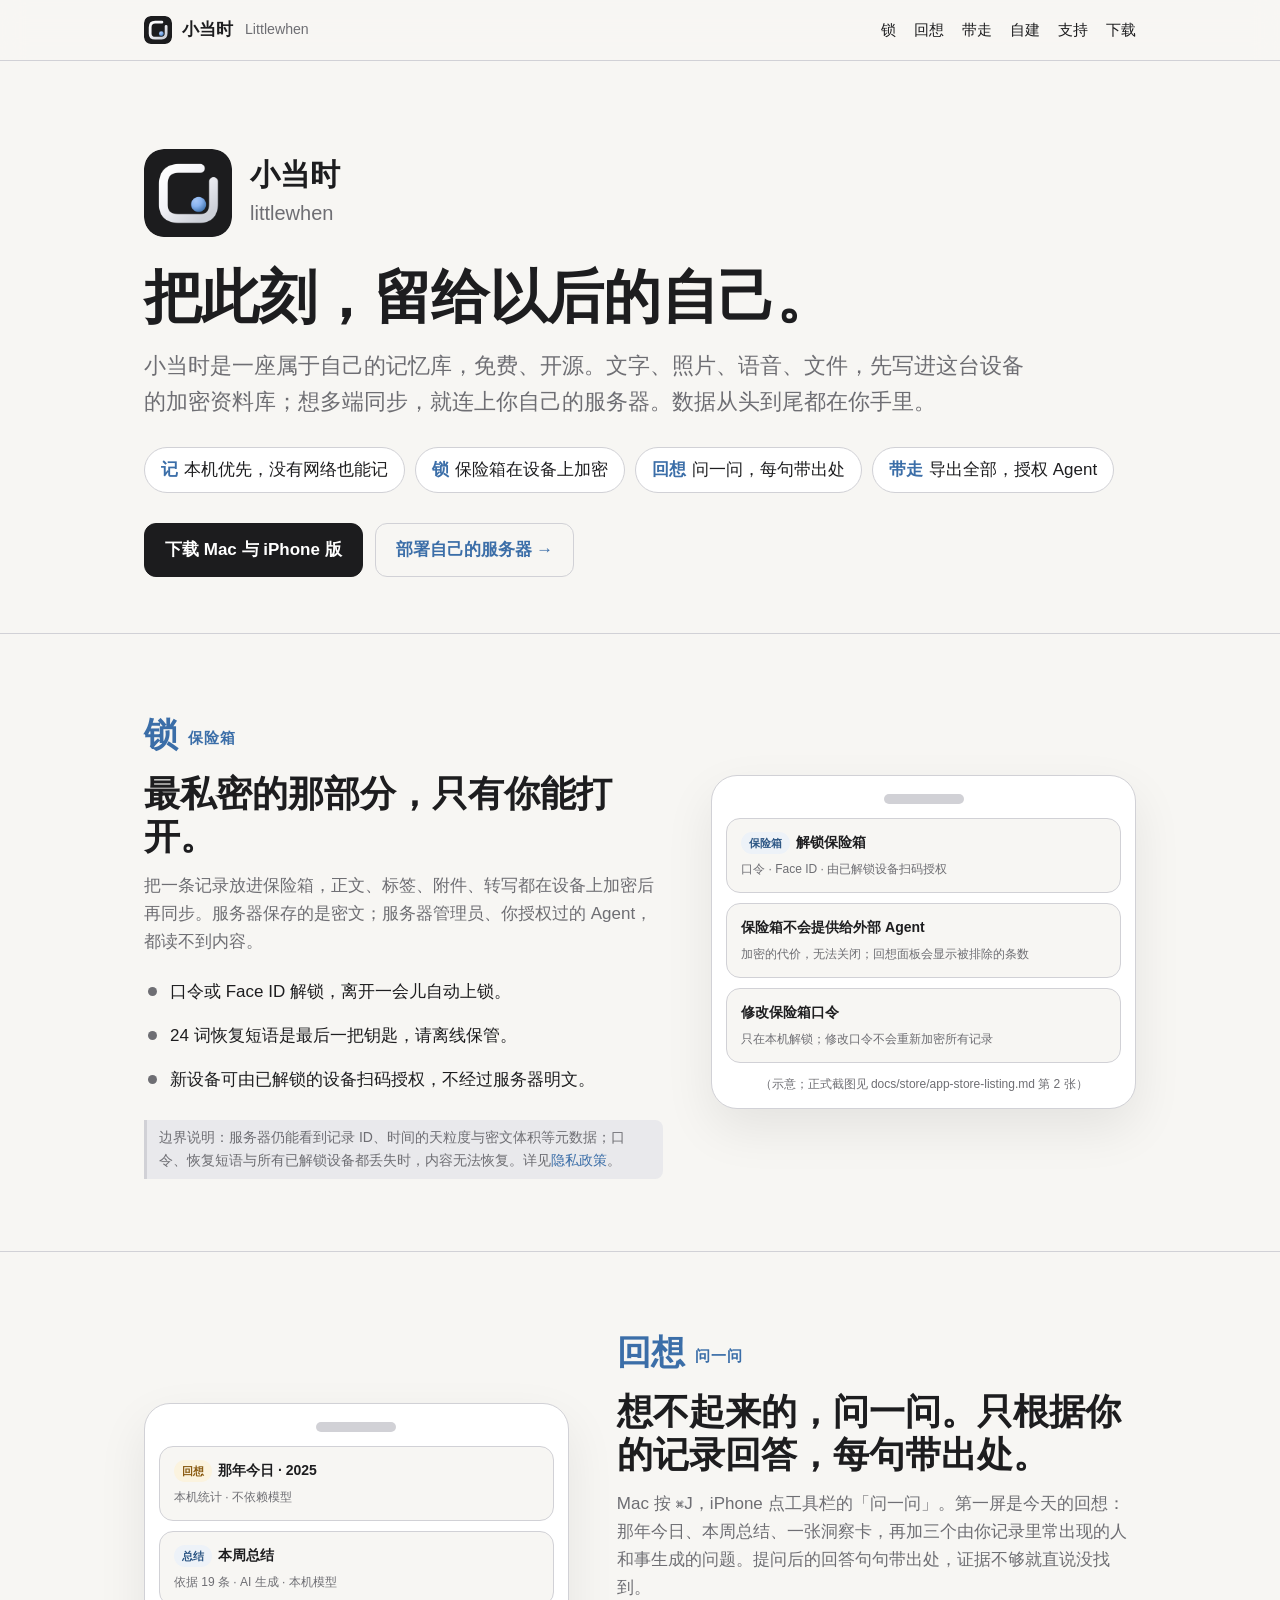
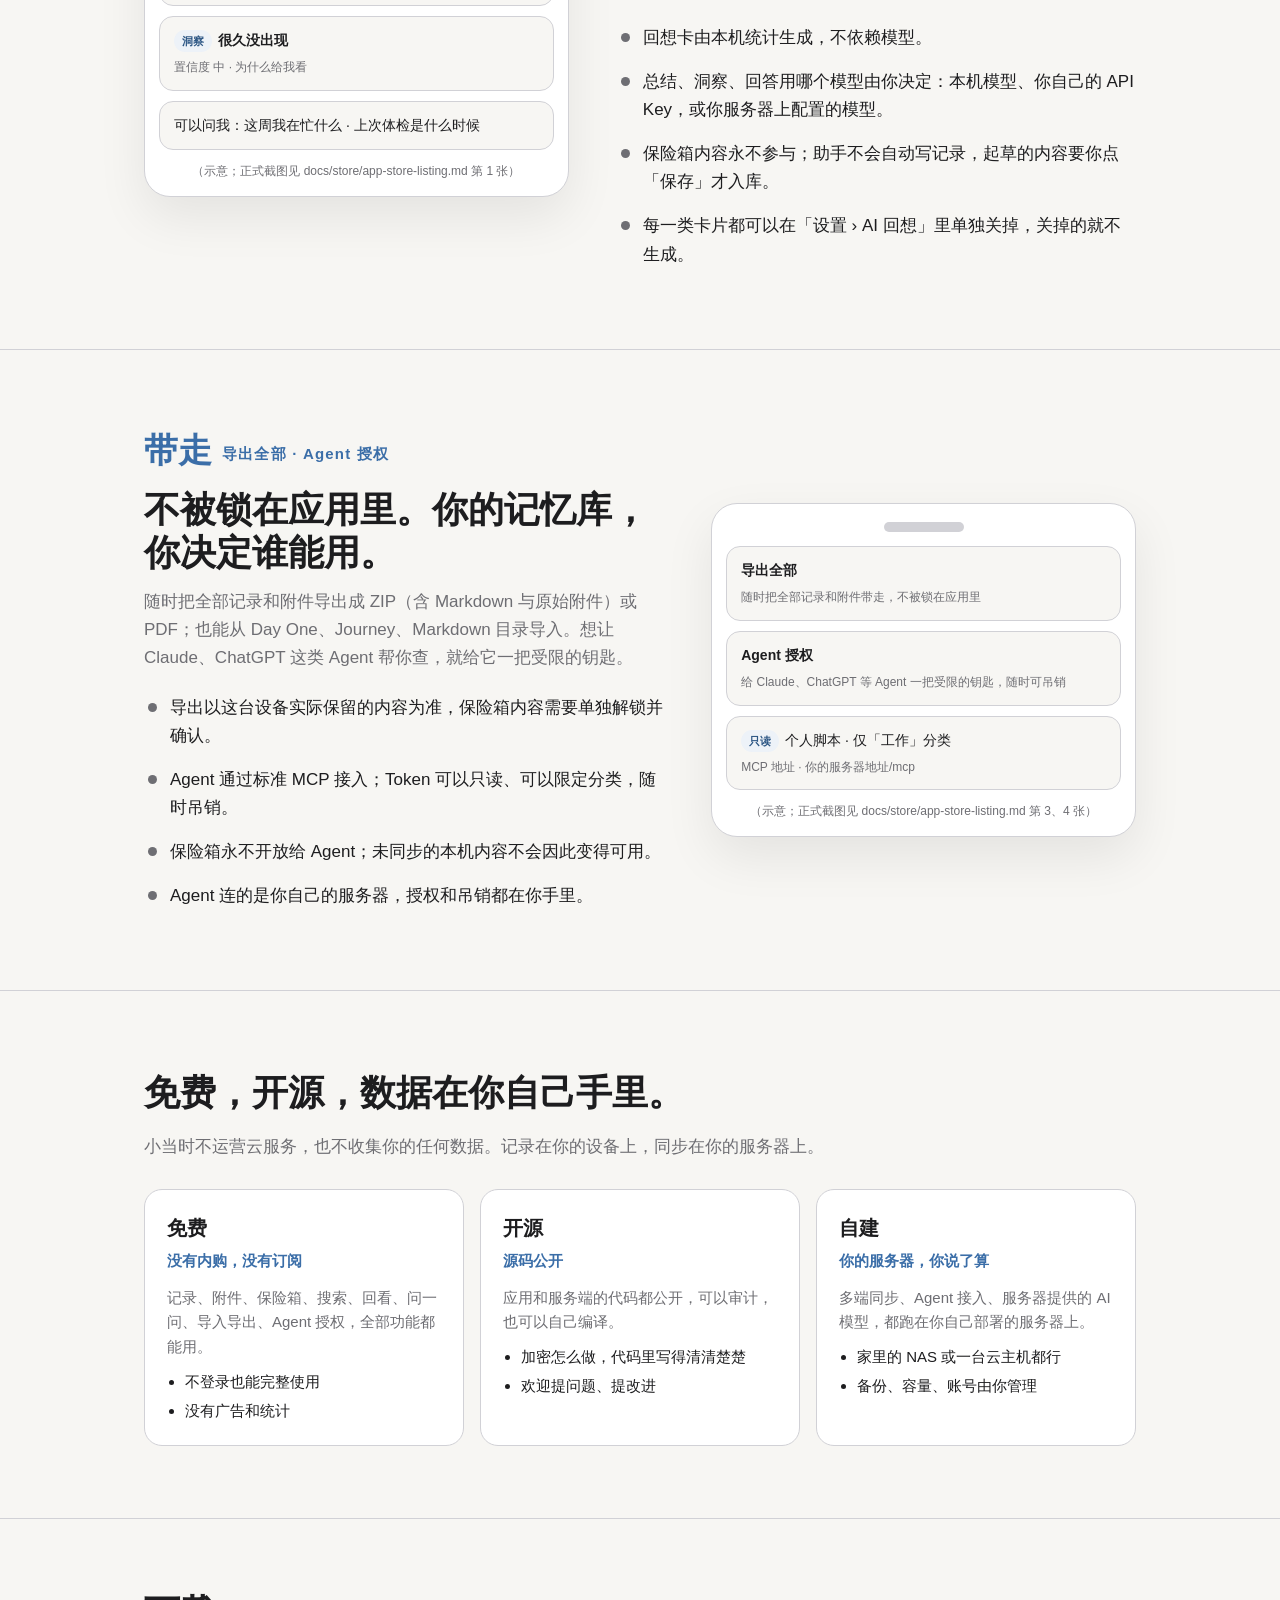
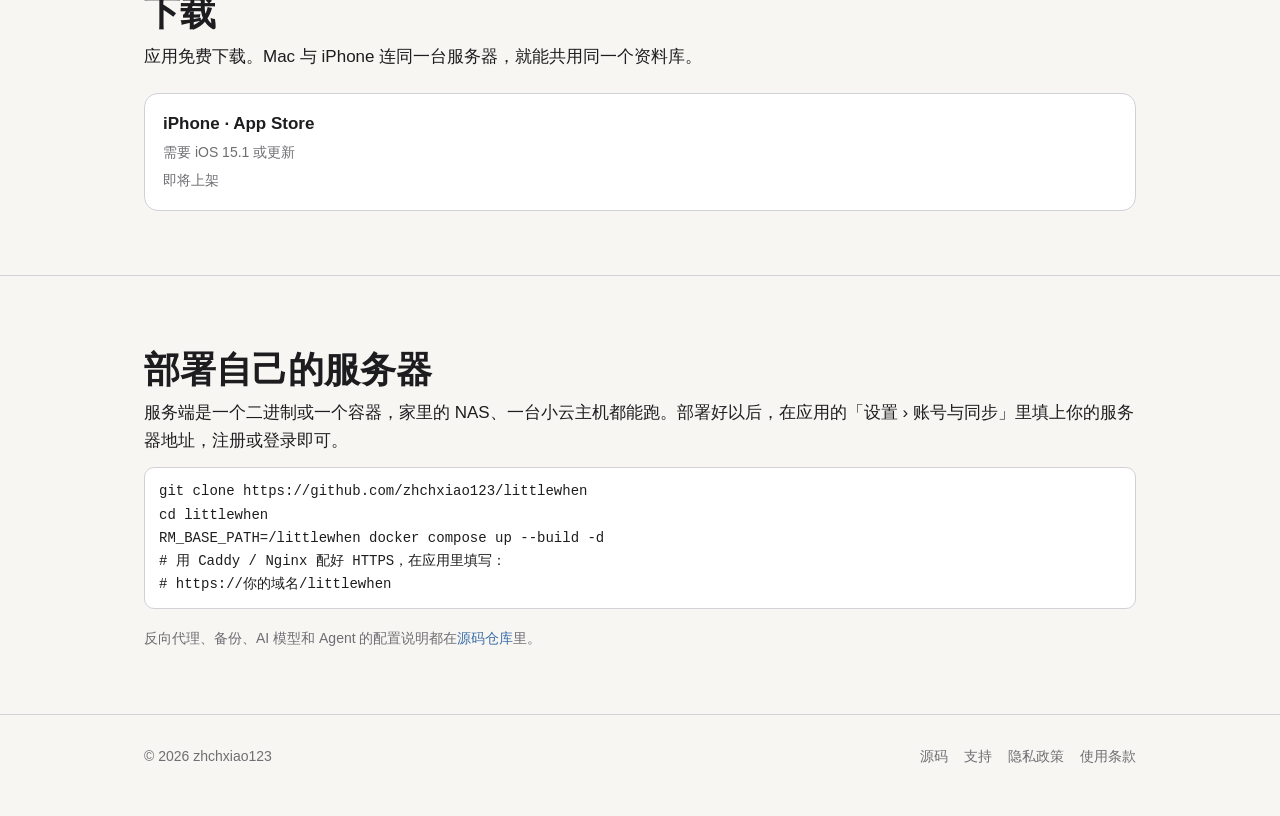
<file: index.html>
<!doctype html>
<html lang="zh-CN">
<head>
<meta charset="utf-8">
<meta name="viewport" content="width=device-width, initial-scale=1">
<title>小当时 Littlewhen · 属于自己的记忆库</title>
<meta name="description" content="小当时（Littlewhen）是一座属于自己的记忆库：免费、开源，记录先写进本机加密资料库，同步到你自己的服务器。Mac 与 iPhone。">
<link rel="icon" href="assets/littlewhen-favicon.svg" type="image/svg+xml">
<link rel="apple-touch-icon" href="assets/littlewhen-icon-180.png">
<meta property="og:title" content="小当时 Littlewhen">
<meta property="og:image" content="https://zhchxiao123.github.io/littlewhen/assets/littlewhen-og.png">
<meta name="twitter:card" content="summary_large_image">
<link rel="stylesheet" href="style.css">
</head>
<body>

<header class="top">
  <div class="wrap">
    <a class="brand" href="index.html"><img src="assets/littlewhen-favicon.svg" alt="">小当时<small>Littlewhen</small></a>
    <nav>
      <a href="#lock">锁</a>
      <a href="#recall">回想</a>
      <a href="#take">带走</a>
      <a class="optional" href="#selfhost">自建</a>
      <a class="optional" href="support.html">支持</a>
      <a href="#download">下载</a>
    </nav>
  </div>
</header>

<!-- Screen 1 · 记 -->
<section class="hero" id="write">
  <div class="wrap">
    <div class="hero-identity">
      <img src="assets/littlewhen-icon-512.png" alt="" width="88" height="88">
      <div><strong>小当时</strong><span>littlewhen</span></div>
    </div>
    <h1>把此刻，留给以后的自己。</h1>
    <p class="lede">小当时是一座属于自己的记忆库，免费、开源。文字、照片、语音、文件，先写进这台设备的加密资料库；想多端同步，就连上你自己的服务器。数据从头到尾都在你手里。</p>
    <div class="four">
      <a href="#write"><b>记</b>本机优先，没有网络也能记</a>
      <a href="#lock"><b>锁</b>保险箱在设备上加密</a>
      <a href="#recall"><b>回想</b>问一问，每句带出处</a>
      <a href="#take"><b>带走</b>导出全部，授权 Agent</a>
    </div>
    <div class="cta">
      <a class="btn primary" href="#download">下载 Mac 与 iPhone 版</a>
      <a class="btn quiet" href="#selfhost">部署自己的服务器 →</a>
    </div>
  </div>
</section>

<!-- Screen 2 · 锁 -->
<section class="screen" id="lock">
  <div class="wrap">
    <div class="copy">
      <div class="kicker"><b>锁</b>保险箱</div>
      <h2>最私密的那部分，只有你能打开。</h2>
      <p>把一条记录放进保险箱，正文、标签、附件、转写都在设备上加密后再同步。服务器保存的是密文；服务器管理员、你授权过的 Agent，都读不到内容。</p>
      <ul>
        <li>口令或 Face ID 解锁，离开一会儿自动上锁。</li>
        <li>24 词恢复短语是最后一把钥匙，请离线保管。</li>
        <li>新设备可由已解锁的设备扫码授权，不经过服务器明文。</li>
      </ul>
      <div class="boundary">边界说明：服务器仍能看到记录 ID、时间的天粒度与密文体积等元数据；口令、恢复短语与所有已解锁设备都丢失时，内容无法恢复。详见<a href="privacy.html#vault">隐私政策</a>。</div>
    </div>
    <figure class="shot" aria-label="保险箱界面示意">
      <div class="bar"></div>
      <div class="card"><span class="tag">保险箱</span><b>解锁保险箱</b><div class="src">口令 · Face ID · 由已解锁设备扫码授权</div></div>
      <div class="card"><b>保险箱不会提供给外部 Agent</b><div class="src">加密的代价，无法关闭；回想面板会显示被排除的条数</div></div>
      <div class="card"><b>修改保险箱口令</b><div class="src">只在本机解锁；修改口令不会重新加密所有记录</div></div>
      <figcaption class="note">（示意；正式截图见 docs/store/app-store-listing.md 第 2 张）</figcaption>
    </figure>
  </div>
</section>

<!-- Screen 3 · 回想 -->
<section class="screen flip" id="recall">
  <div class="wrap">
    <div class="copy">
      <div class="kicker"><b>回想</b>问一问</div>
      <h2>想不起来的，问一问。只根据你的记录回答，每句带出处。</h2>
      <p>Mac 按 ⌘J，iPhone 点工具栏的「问一问」。第一屏是今天的回想：那年今日、本周总结、一张洞察卡，再加三个由你记录里常出现的人和事生成的问题。提问后的回答句句带出处，证据不够就直说没找到。</p>
      <ul>
        <li>回想卡由本机统计生成，不依赖模型。</li>
        <li>总结、洞察、回答用哪个模型由你决定：本机模型、你自己的 API Key，或你服务器上配置的模型。</li>
        <li>保险箱内容永不参与；助手不会自动写记录，起草的内容要你点「保存」才入库。</li>
        <li>每一类卡片都可以在「设置 › AI 回想」里单独关掉，关掉的就不生成。</li>
      </ul>
    </div>
    <figure class="shot" aria-label="问一问面板示意">
      <div class="bar"></div>
      <div class="card"><span class="tag amber">回想</span><b>那年今日 · 2025</b><div class="src">本机统计 · 不依赖模型</div></div>
      <div class="card"><span class="tag">总结</span><b>本周总结</b><div class="src">依据 19 条 · AI 生成 · 本机模型</div></div>
      <div class="card"><span class="tag">洞察</span><b>很久没出现</b><div class="src">置信度 中 · 为什么给我看</div></div>
      <div class="card">可以问我：这周我在忙什么 · 上次体检是什么时候</div>
      <figcaption class="note">（示意；正式截图见 docs/store/app-store-listing.md 第 1 张）</figcaption>
    </figure>
  </div>
</section>

<!-- Screen 4 · 带走 -->
<section class="screen" id="take">
  <div class="wrap">
    <div class="copy">
      <div class="kicker"><b>带走</b>导出全部 · Agent 授权</div>
      <h2>不被锁在应用里。你的记忆库，你决定谁能用。</h2>
      <p>随时把全部记录和附件导出成 ZIP（含 Markdown 与原始附件）或 PDF；也能从 Day One、Journey、Markdown 目录导入。想让 Claude、ChatGPT 这类 Agent 帮你查，就给它一把受限的钥匙。</p>
      <ul>
        <li>导出以这台设备实际保留的内容为准，保险箱内容需要单独解锁并确认。</li>
        <li>Agent 通过标准 MCP 接入；Token 可以只读、可以限定分类，随时吊销。</li>
        <li>保险箱永不开放给 Agent；未同步的本机内容不会因此变得可用。</li>
        <li>Agent 连的是你自己的服务器，授权和吊销都在你手里。</li>
      </ul>
    </div>
    <figure class="shot" aria-label="导出与 Agent 授权示意">
      <div class="bar"></div>
      <div class="card"><b>导出全部</b><div class="src">随时把全部记录和附件带走，不被锁在应用里</div></div>
      <div class="card"><b>Agent 授权</b><div class="src">给 Claude、ChatGPT 等 Agent 一把受限的钥匙，随时可吊销</div></div>
      <div class="card"><span class="tag">只读</span>个人脚本 · 仅「工作」分类<div class="src">MCP 地址 · 你的服务器地址/mcp</div></div>
      <figcaption class="note">（示意；正式截图见 docs/store/app-store-listing.md 第 3、4 张）</figcaption>
    </figure>
  </div>
</section>

<!-- 免费 · 开源 -->
<section class="plans" id="free">
  <div class="wrap">
    <h2>免费，开源，数据在你自己手里。</h2>
    <p class="intro">小当时不运营云服务，也不收集你的任何数据。记录在你的设备上，同步在你的服务器上。</p>
    <div class="tiers">
      <article class="tier">
        <h3>免费</h3>
        <div class="how">没有内购，没有订阅</div>
        <p>记录、附件、保险箱、搜索、回看、问一问、导入导出、Agent 授权，全部功能都能用。</p>
        <ul><li>不登录也能完整使用</li><li>没有广告和统计</li></ul>
      </article>
      <article class="tier">
        <h3>开源</h3>
        <div class="how">源码公开</div>
        <p>应用和服务端的代码都公开，可以审计，也可以自己编译。</p>
        <ul><li>加密怎么做，代码里写得清清楚楚</li><li>欢迎提问题、提改进</li></ul>
      </article>
      <article class="tier">
        <h3>自建</h3>
        <div class="how">你的服务器，你说了算</div>
        <p>多端同步、Agent 接入、服务器提供的 AI 模型，都跑在你自己部署的服务器上。</p>
        <ul><li>家里的 NAS 或一台云主机都行</li><li>备份、容量、账号由你管理</li></ul>
      </article>
    </div>
  </div>
</section>

<!-- 下载 -->
<section class="download" id="download">
  <div class="wrap">
    <h2>下载</h2>
    <p class="intro">应用免费下载。Mac 与 iPhone 连同一台服务器，就能共用同一个资料库。</p>
    <div class="stores">
      <div class="store"><b>iPhone · App Store</b><span>需要 iOS 15.1 或更新</span><br><span>即将上架</span></div>
    </div>
  </div>
</section>

<section class="selfhost" id="selfhost">
  <div class="wrap">
    <h2>部署自己的服务器</h2>
    <p class="intro">服务端是一个二进制或一个容器，家里的 NAS、一台小云主机都能跑。部署好以后，在应用的「设置 › 账号与同步」里填上你的服务器地址，注册或登录即可。</p>
    <pre>git clone https://github.com/zhchxiao123/littlewhen
cd littlewhen
RM_BASE_PATH=/littlewhen docker compose up --build -d
# 用 Caddy / Nginx 配好 HTTPS，在应用里填写：
# https://你的域名/littlewhen</pre>
    <p class="fineprint">反向代理、备份、AI 模型和 Agent 的配置说明都在<a href="https://github.com/zhchxiao123/littlewhen">源码仓库</a>里。</p>
  </div>
</section>

<footer>
  <div class="wrap">
    <span>© 2026 zhchxiao123</span>
    <nav>
      <a href="https://github.com/zhchxiao123/littlewhen">源码</a>
      <a href="support.html">支持</a>
      <a href="privacy.html">隐私政策</a>
      <a href="terms.html">使用条款</a>
    </nav>
  </div>
</footer>

</body>
</html>
</file>
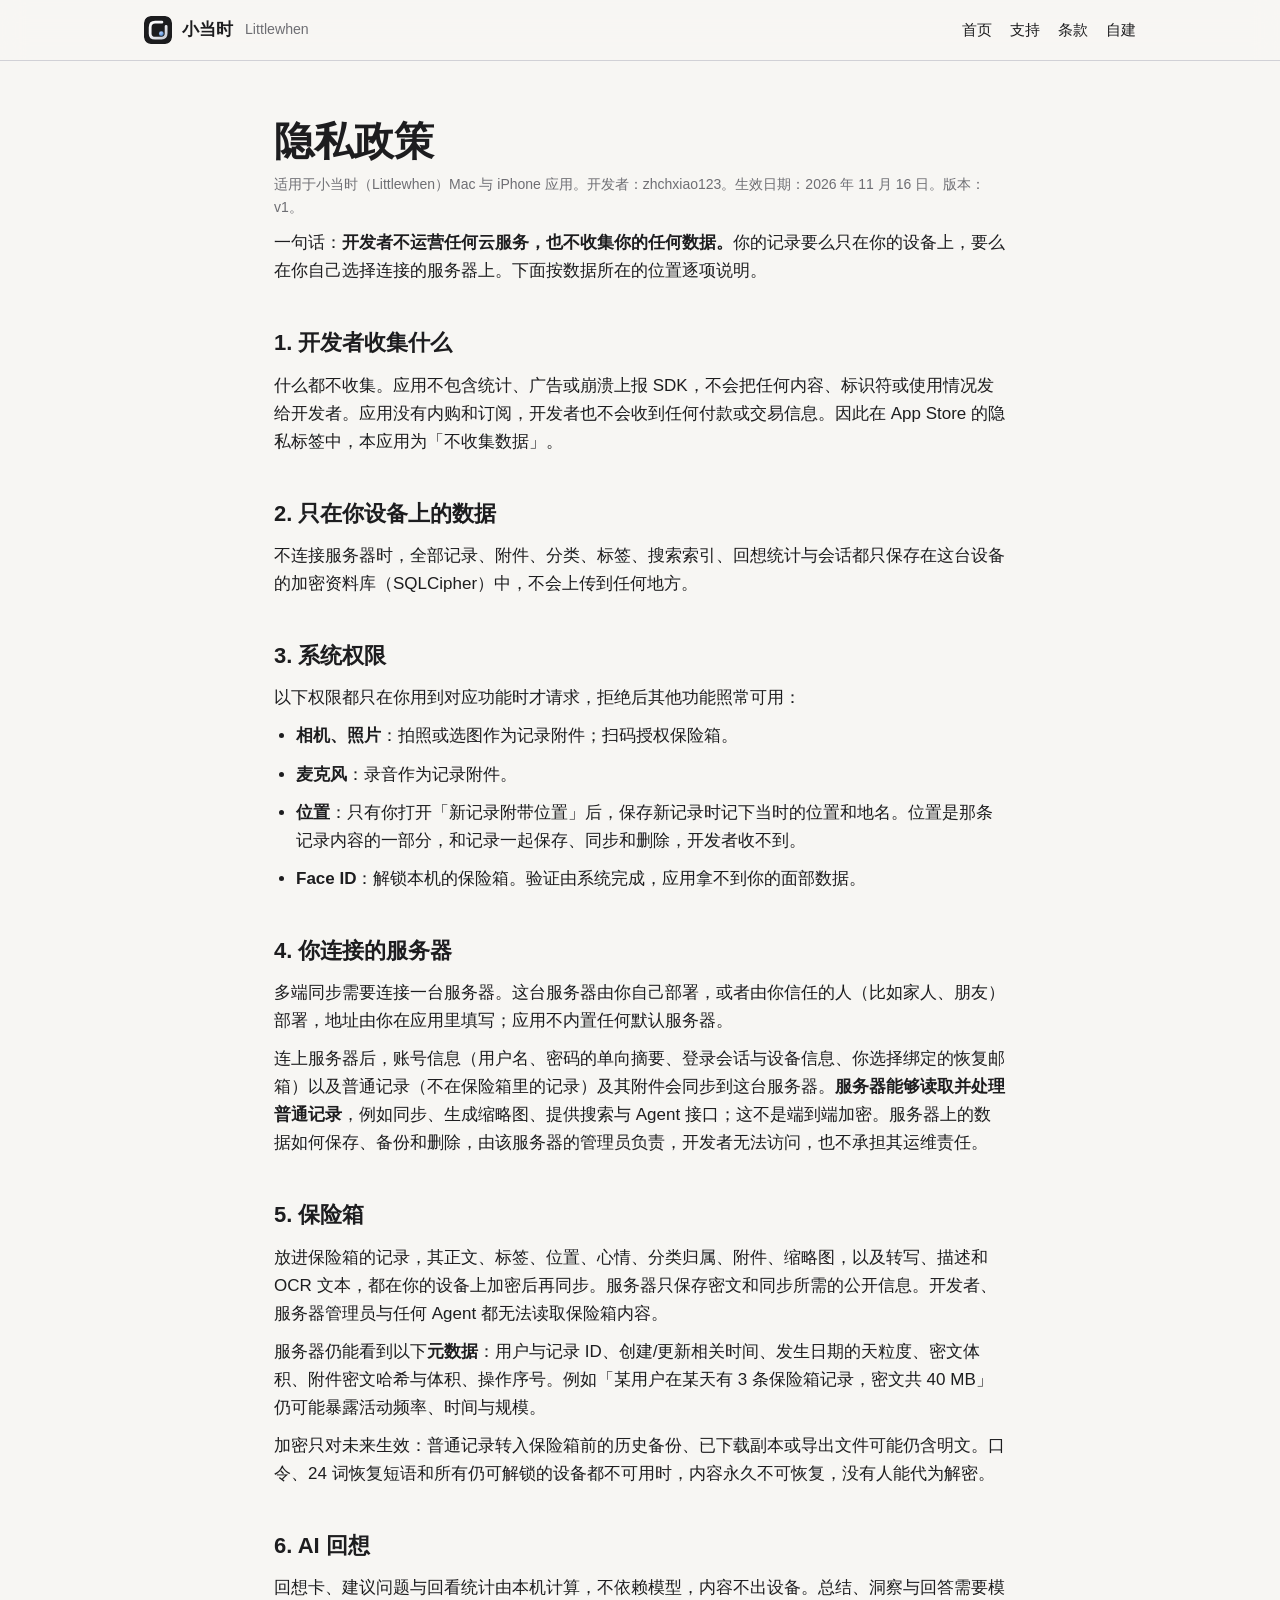
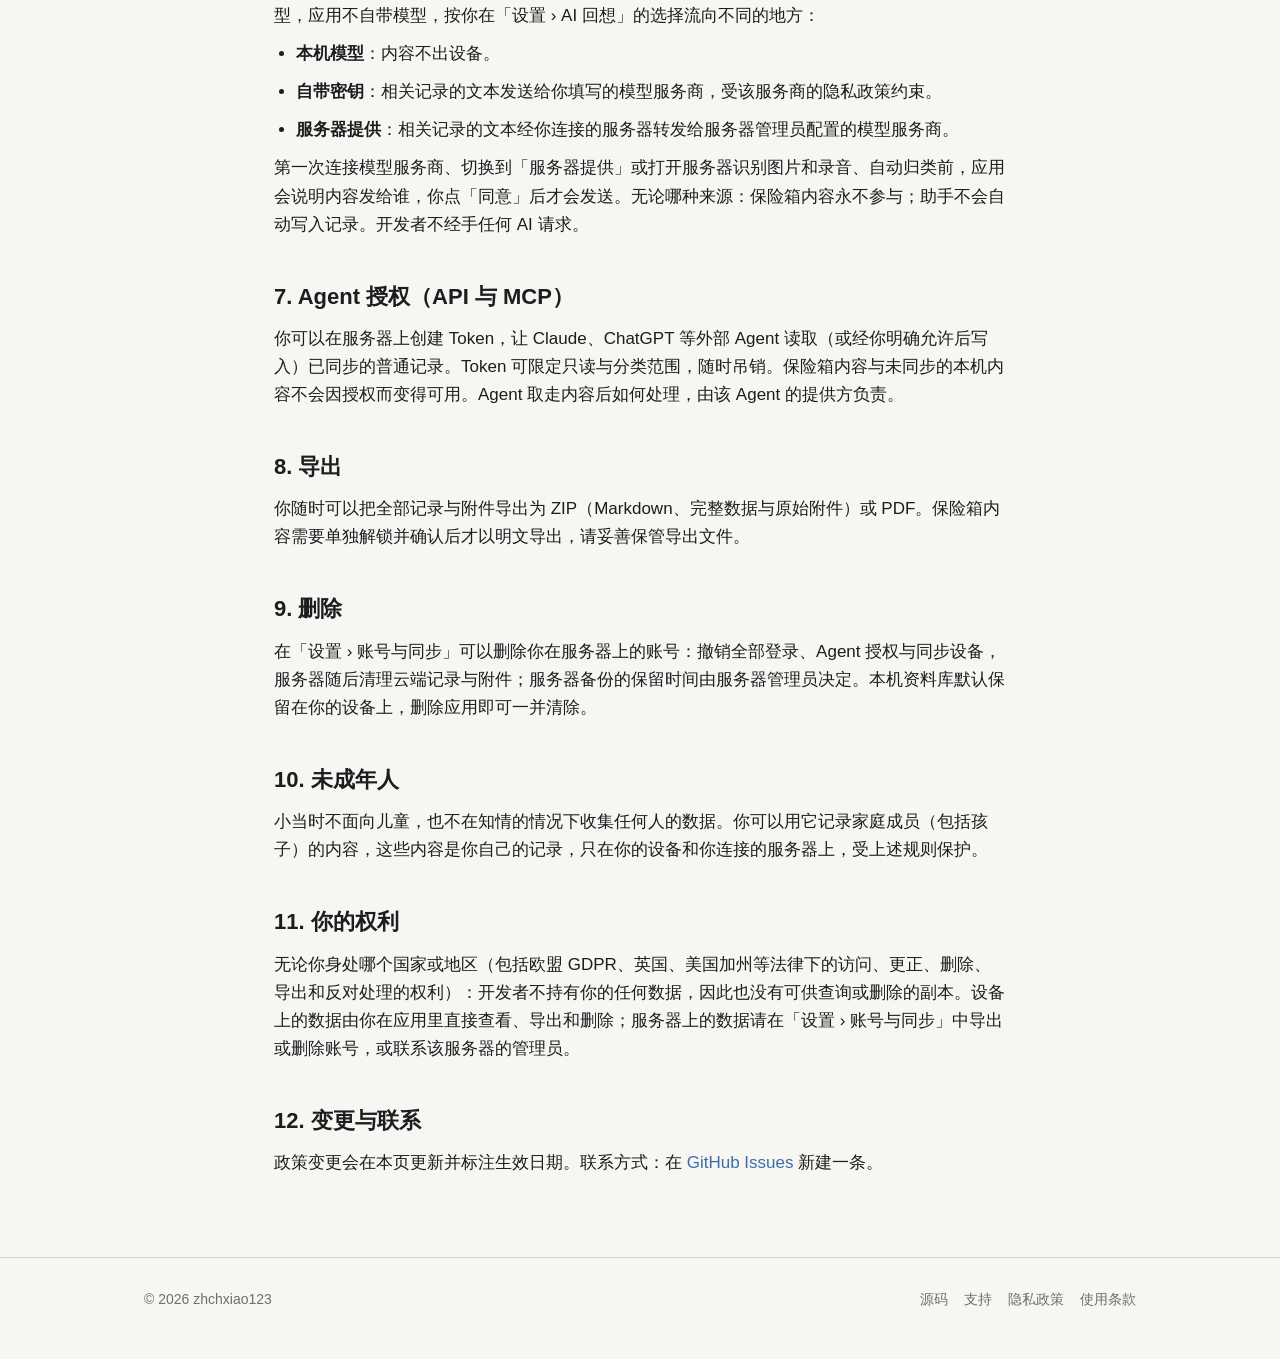
<file: privacy.html>
<!doctype html>
<html lang="zh-CN">
<head>
<meta charset="utf-8">
<meta name="viewport" content="width=device-width, initial-scale=1">
<title>隐私政策 · 小当时 Littlewhen</title>
<meta name="description" content="小当时不收集你的数据：记录在你的设备和你自己的服务器上。保险箱的边界、AI 与 Agent 的数据流向，以及导出与删除。">
<link rel="icon" href="assets/littlewhen-favicon.svg" type="image/svg+xml">
<link rel="apple-touch-icon" href="assets/littlewhen-icon-180.png">
<meta property="og:title" content="小当时 Littlewhen">
<meta property="og:image" content="https://zhchxiao123.github.io/littlewhen/assets/littlewhen-og.png">
<meta name="twitter:card" content="summary_large_image">
<link rel="stylesheet" href="style.css">
</head>
<body>
<header class="top">
  <div class="wrap">
    <a class="brand" href="index.html"><img src="assets/littlewhen-favicon.svg" alt="">小当时<small>Littlewhen</small></a>
    <nav><a href="index.html">首页</a><a href="support.html">支持</a><a href="terms.html" class="optional">条款</a><a href="index.html#selfhost" class="optional">自建</a></nav>
  </div>
</header>

<main class="doc">
  <div class="wrap">
    <h1>隐私政策</h1>
    <p class="meta">适用于小当时（Littlewhen）Mac 与 iPhone 应用。开发者：zhchxiao123。生效日期：2026 年 11 月 16 日。版本：v1。</p>

    <p>一句话：<b>开发者不运营任何云服务，也不收集你的任何数据。</b>你的记录要么只在你的设备上，要么在你自己选择连接的服务器上。下面按数据所在的位置逐项说明。</p>

    <h2 id="developer">1. 开发者收集什么</h2>
    <p>什么都不收集。应用不包含统计、广告或崩溃上报 SDK，不会把任何内容、标识符或使用情况发给开发者。应用没有内购和订阅，开发者也不会收到任何付款或交易信息。因此在 App Store 的隐私标签中，本应用为「不收集数据」。</p>

    <h2 id="local">2. 只在你设备上的数据</h2>
    <p>不连接服务器时，全部记录、附件、分类、标签、搜索索引、回想统计与会话都只保存在这台设备的加密资料库（SQLCipher）中，不会上传到任何地方。</p>

    <h2 id="permissions">3. 系统权限</h2>
    <p>以下权限都只在你用到对应功能时才请求，拒绝后其他功能照常可用：</p>
    <ul>
      <li><b>相机、照片</b>：拍照或选图作为记录附件；扫码授权保险箱。</li>
      <li><b>麦克风</b>：录音作为记录附件。</li>
      <li><b>位置</b>：只有你打开「新记录附带位置」后，保存新记录时记下当时的位置和地名。位置是那条记录内容的一部分，和记录一起保存、同步和删除，开发者收不到。</li>
      <li><b>Face ID</b>：解锁本机的保险箱。验证由系统完成，应用拿不到你的面部数据。</li>
    </ul>

    <h2 id="server">4. 你连接的服务器</h2>
    <p>多端同步需要连接一台服务器。这台服务器由你自己部署，或者由你信任的人（比如家人、朋友）部署，地址由你在应用里填写；应用不内置任何默认服务器。</p>
    <p>连上服务器后，账号信息（用户名、密码的单向摘要、登录会话与设备信息、你选择绑定的恢复邮箱）以及普通记录（不在保险箱里的记录）及其附件会同步到这台服务器。<b>服务器能够读取并处理普通记录</b>，例如同步、生成缩略图、提供搜索与 Agent 接口；这不是端到端加密。服务器上的数据如何保存、备份和删除，由该服务器的管理员负责，开发者无法访问，也不承担其运维责任。</p>

    <h2 id="vault">5. 保险箱</h2>
    <p>放进保险箱的记录，其正文、标签、位置、心情、分类归属、附件、缩略图，以及转写、描述和 OCR 文本，都在你的设备上加密后再同步。服务器只保存密文和同步所需的公开信息。开发者、服务器管理员与任何 Agent 都无法读取保险箱内容。</p>
    <p>服务器仍能看到以下<b>元数据</b>：用户与记录 ID、创建/更新相关时间、发生日期的天粒度、密文体积、附件密文哈希与体积、操作序号。例如「某用户在某天有 3 条保险箱记录，密文共 40 MB」仍可能暴露活动频率、时间与规模。</p>
    <p>加密只对未来生效：普通记录转入保险箱前的历史备份、已下载副本或导出文件可能仍含明文。口令、24 词恢复短语和所有仍可解锁的设备都不可用时，内容永久不可恢复，没有人能代为解密。</p>

    <h2 id="ai">6. AI 回想</h2>
    <p>回想卡、建议问题与回看统计由本机计算，不依赖模型，内容不出设备。总结、洞察与回答需要模型，应用不自带模型，按你在「设置 › AI 回想」的选择流向不同的地方：</p>
    <ul>
      <li><b>本机模型</b>：内容不出设备。</li>
      <li><b>自带密钥</b>：相关记录的文本发送给你填写的模型服务商，受该服务商的隐私政策约束。</li>
      <li><b>服务器提供</b>：相关记录的文本经你连接的服务器转发给服务器管理员配置的模型服务商。</li>
    </ul>
    <p>第一次连接模型服务商、切换到「服务器提供」或打开服务器识别图片和录音、自动归类前，应用会说明内容发给谁，你点「同意」后才会发送。无论哪种来源：保险箱内容永不参与；助手不会自动写入记录。开发者不经手任何 AI 请求。</p>

    <h2 id="agent">7. Agent 授权（API 与 MCP）</h2>
    <p>你可以在服务器上创建 Token，让 Claude、ChatGPT 等外部 Agent 读取（或经你明确允许后写入）已同步的普通记录。Token 可限定只读与分类范围，随时吊销。保险箱内容与未同步的本机内容不会因授权而变得可用。Agent 取走内容后如何处理，由该 Agent 的提供方负责。</p>

    <h2 id="export">8. 导出</h2>
    <p>你随时可以把全部记录与附件导出为 ZIP（Markdown、完整数据与原始附件）或 PDF。保险箱内容需要单独解锁并确认后才以明文导出，请妥善保管导出文件。</p>

    <h2 id="delete">9. 删除</h2>
    <p>在「设置 › 账号与同步」可以删除你在服务器上的账号：撤销全部登录、Agent 授权与同步设备，服务器随后清理云端记录与附件；服务器备份的保留时间由服务器管理员决定。本机资料库默认保留在你的设备上，删除应用即可一并清除。</p>

    <h2 id="children">10. 未成年人</h2>
    <p>小当时不面向儿童，也不在知情的情况下收集任何人的数据。你可以用它记录家庭成员（包括孩子）的内容，这些内容是你自己的记录，只在你的设备和你连接的服务器上，受上述规则保护。</p>

    <h2 id="rights">11. 你的权利</h2>
    <p>无论你身处哪个国家或地区（包括欧盟 GDPR、英国、美国加州等法律下的访问、更正、删除、导出和反对处理的权利）：开发者不持有你的任何数据，因此也没有可供查询或删除的副本。设备上的数据由你在应用里直接查看、导出和删除；服务器上的数据请在「设置 › 账号与同步」中导出或删除账号，或联系该服务器的管理员。</p>

    <h2 id="changes">12. 变更与联系</h2>
    <p>政策变更会在本页更新并标注生效日期。联系方式：在 <a href="https://github.com/zhchxiao123/littlewhen/issues">GitHub Issues</a> 新建一条。</p>
  </div>
</main>

<footer>
  <div class="wrap">
    <span>© 2026 zhchxiao123</span>
    <nav><a href="https://github.com/zhchxiao123/littlewhen">源码</a><a href="support.html">支持</a><a href="privacy.html">隐私政策</a><a href="terms.html">使用条款</a></nav>
  </div>
</footer>
</body>
</html>
</file>
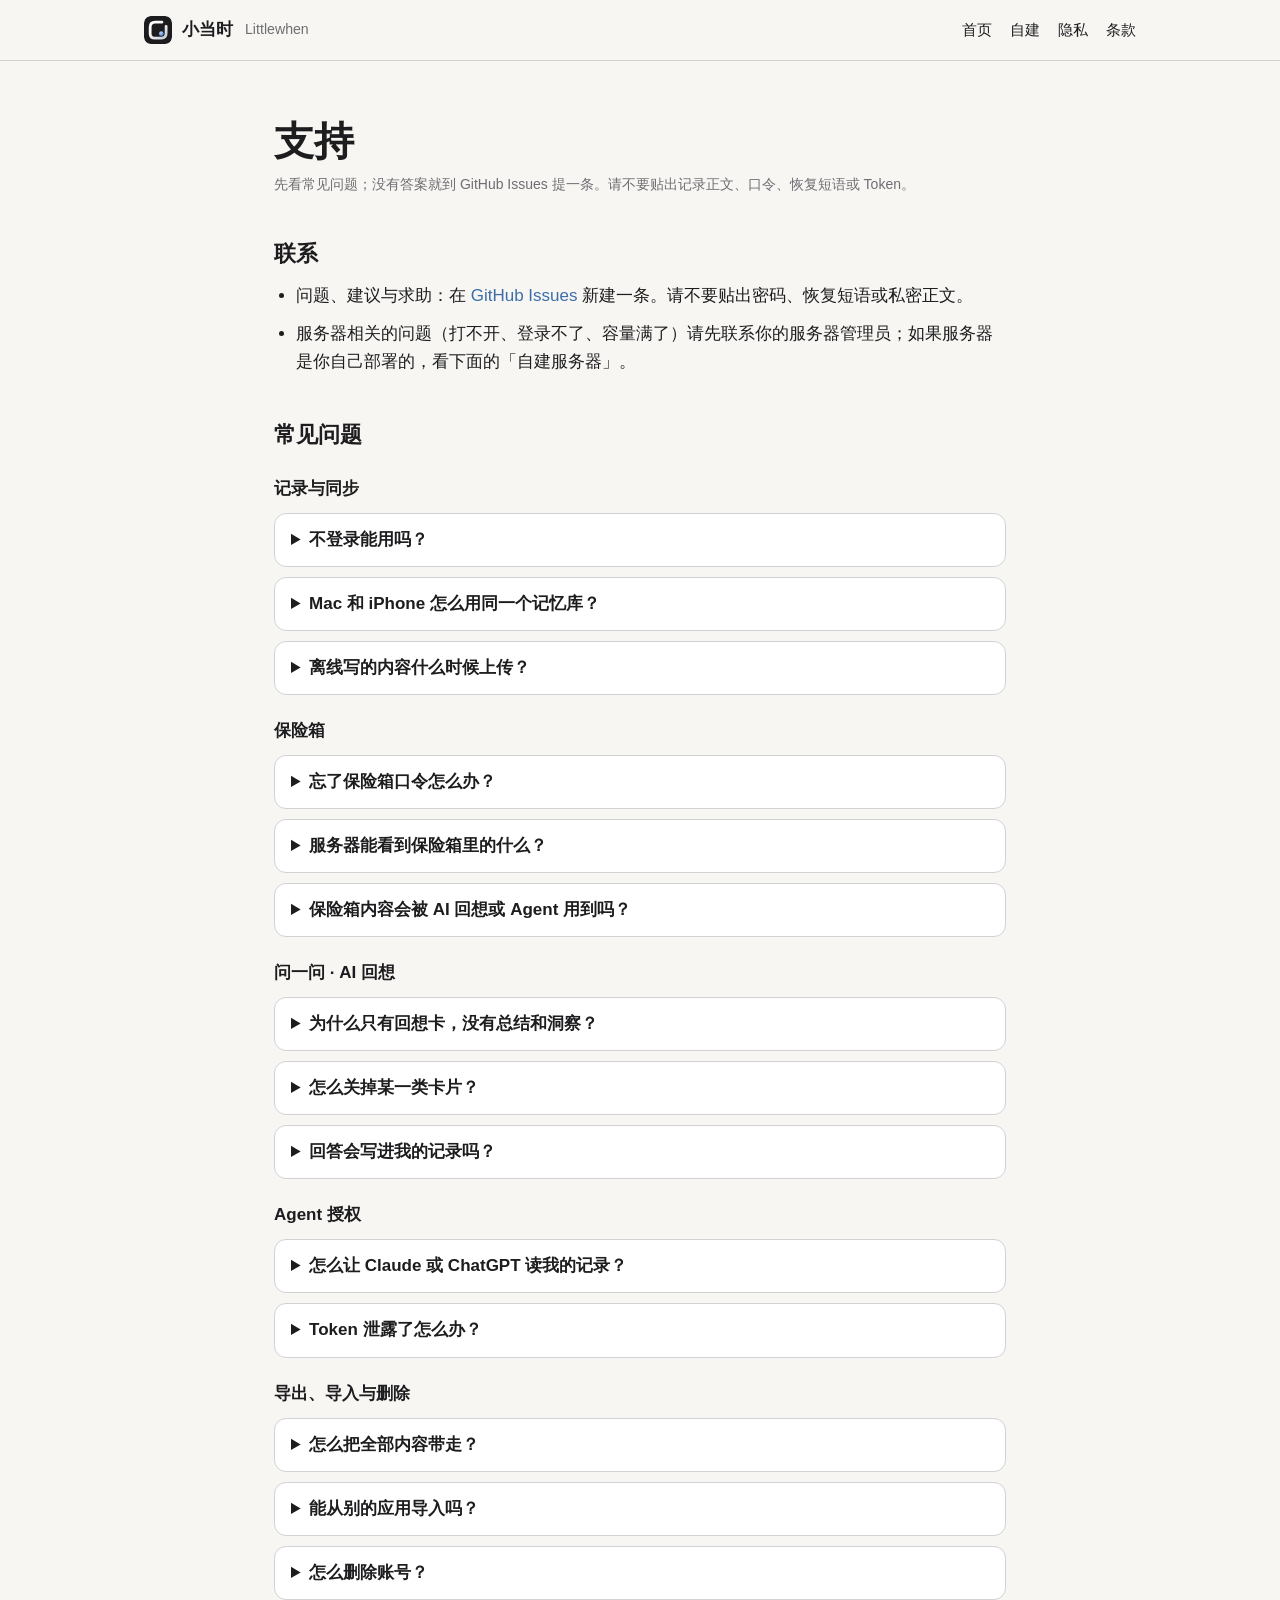
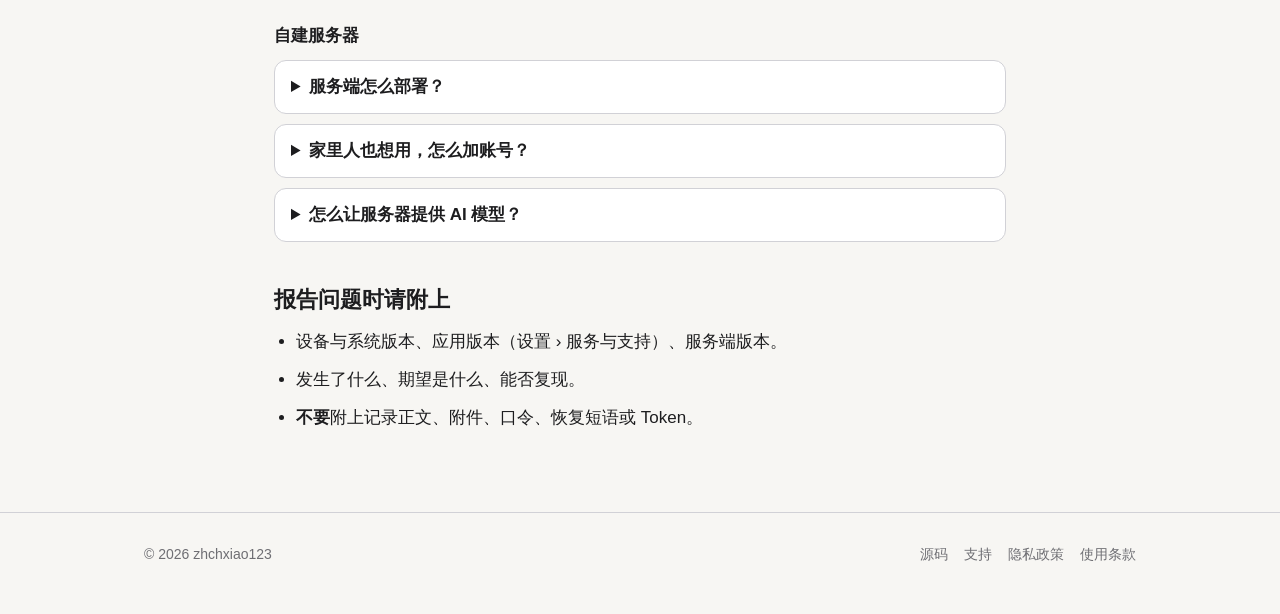
<file: support.html>
<!doctype html>
<html lang="zh-CN">
<head>
<meta charset="utf-8">
<meta name="viewport" content="width=device-width, initial-scale=1">
<title>支持 · 小当时 Littlewhen</title>
<meta name="description" content="小当时的常见问题、联系方式与自建服务器说明。">
<link rel="icon" href="assets/littlewhen-favicon.svg" type="image/svg+xml">
<link rel="apple-touch-icon" href="assets/littlewhen-icon-180.png">
<meta property="og:title" content="小当时 Littlewhen">
<meta property="og:image" content="https://zhchxiao123.github.io/littlewhen/assets/littlewhen-og.png">
<meta name="twitter:card" content="summary_large_image">
<link rel="stylesheet" href="style.css">
</head>
<body>
<header class="top">
  <div class="wrap">
    <a class="brand" href="index.html"><img src="assets/littlewhen-favicon.svg" alt="">小当时<small>Littlewhen</small></a>
    <nav><a href="index.html">首页</a><a href="index.html#selfhost">自建</a><a href="privacy.html" class="optional">隐私</a><a href="terms.html" class="optional">条款</a></nav>
  </div>
</header>

<main class="doc">
  <div class="wrap">
    <h1>支持</h1>
    <p class="meta">先看常见问题；没有答案就到 GitHub Issues 提一条。请不要贴出记录正文、口令、恢复短语或 Token。</p>

    <h2>联系</h2>
    <ul>
      <li>问题、建议与求助：在 <a href="https://github.com/zhchxiao123/littlewhen/issues">GitHub Issues</a> 新建一条。请不要贴出密码、恢复短语或私密正文。</li>
      <li>服务器相关的问题（打不开、登录不了、容量满了）请先联系你的服务器管理员；如果服务器是你自己部署的，看下面的「自建服务器」。</li>
    </ul>

    <h2>常见问题</h2>

    <h3>记录与同步</h3>
    <details><summary>不登录能用吗？</summary><p>可以，而且功能完整。记录先写进这台设备的加密资料库，不登录、没有网络都能记。想在 Mac 与 iPhone 之间同步，需要连上一台你自己的服务器。</p></details>
    <details><summary>Mac 和 iPhone 怎么用同一个记忆库？</summary><p>两端在「设置 › 账号与同步」填同一个服务器地址、登录同一账号，就会同步普通记录与附件；保险箱密文也同步，但需要在新设备上用口令、恢复短语或由已解锁设备扫码授权后才能解开。</p></details>
    <details><summary>离线写的内容什么时候上传？</summary><p>连上服务器后自动完成同步。本机副本不等于云端已备份，重要内容请定期导出。</p></details>

    <h3>保险箱</h3>
    <details><summary>忘了保险箱口令怎么办？</summary><p>用 24 词恢复短语重设口令，或在仍处于解锁状态的另一台设备上扫码授权。口令、恢复短语和所有已解锁设备都不可用时，内容无法恢复，开发者和服务器管理员都无法代为解密。</p></details>
    <details><summary>服务器能看到保险箱里的什么？</summary><p>只有元数据：记录 ID、时间的天粒度、密文体积、附件密文哈希与体积等。正文、标签、附件、转写都是密文。详见<a href="privacy.html#vault">隐私政策</a>。</p></details>
    <details><summary>保险箱内容会被 AI 回想或 Agent 用到吗？</summary><p>不会。保险箱内容永不参与「问一问」，面板会显示被排除的条数；通过 API 与 MCP 接入的 Agent 也拿不到保险箱内容。</p></details>

    <h3>问一问 · AI 回想</h3>
    <details><summary>为什么只有回想卡，没有总结和洞察？</summary><p>总结、洞察与回答需要模型，应用不自带。到「设置 › AI 回想」选一个来源：本机模型（Mac 上的 Ollama）、自带密钥（填你自己的 API Key），或服务器提供（你的服务器管理员配置好的模型）。回想卡与建议问题是本机统计，不需要模型。</p></details>
    <details><summary>怎么关掉某一类卡片？</summary><p>「设置 › AI 回想 › 在“问一问”里显示」下，回想卡、总结卡、洞察卡、建议问题各自独立开关。关掉的就不会生成。</p></details>
    <details><summary>回答会写进我的记录吗？</summary><p>不会。会话单独保存，不写入记录；助手起草的「记一条提醒」「存为记录」都要你点「保存到记录」才入库。</p></details>

    <h3>Agent 授权</h3>
    <details><summary>怎么让 Claude 或 ChatGPT 读我的记录？</summary><p>「设置 › Agent 授权」里创建一个 Token，可选只读、可限定分类。MCP 地址是你的服务器地址加 <code>/mcp</code>，请求头填 <code>Authorization: Bearer &lt;你的 Token&gt;</code>。应用内有 Claude Code、Claude Desktop、ChatGPT 的逐步说明。</p></details>
    <details><summary>Token 泄露了怎么办？</summary><p>在「Agent 授权」里立即吊销，再创建新的。Token 只在创建时显示一次，只粘贴到客户端的请求头或访问令牌栏，不要写进聊天内容。</p></details>

    <h3>导出、导入与删除</h3>
    <details><summary>怎么把全部内容带走？</summary><p>「设置 › 导出全部」。ZIP 包含 Markdown、完整记录数据与原始附件；PDF 适合打印与分享。保险箱内容需要单独解锁并确认后才会以明文导出。</p></details>
    <details><summary>能从别的应用导入吗？</summary><p>支持 Day One 的 JSON 导出包、Journey 导出包与 Markdown 目录（请先解压并保留照片的相对位置）。</p></details>
    <details><summary>怎么删除账号？</summary><p>「设置 › 账号与同步 › 删除云端账号」，删除的是你在这台服务器上的账号和数据。删除前请先导出本机副本；详见<a href="privacy.html#delete">隐私政策</a>。</p></details>

    <h3>自建服务器</h3>
    <details><summary>服务端怎么部署？</summary><p>一个容器或一个二进制即可：<code>RM_BASE_PATH=/littlewhen docker compose up --build -d</code>，配好 HTTPS 后，在应用「设置 › 账号与同步」里填入你的服务器地址。反向代理（Caddy / Nginx / Traefik）、备份与监控的文档随<a href="https://github.com/zhchxiao123/littlewhen">源码</a>提供。</p></details>
    <details><summary>家里人也想用，怎么加账号？</summary><p>服务器默认关闭公开注册。管理员可以在服务器的管理后台创建账号，或者签发邀请码，让家人在应用里用「使用邀请注册」自己注册。每个账号的资料互相独立。</p></details>
    <details><summary>怎么让服务器提供 AI 模型？</summary><p>在服务器上配置 <code>RM_AI_PROVIDER</code>、<code>RM_AI_ENDPOINT</code>、<code>RM_AI_MODEL</code> 和 <code>RM_AI_API_KEY</code>，再用管理员接口给需要的账号设置 AI 预算（见源码里的服务端文档）。之后应用里选「服务器提供」即可，不用在每台设备上填 Key。</p></details>

    <h2>报告问题时请附上</h2>
    <ul>
      <li>设备与系统版本、应用版本（设置 › 服务与支持）、服务端版本。</li>
      <li>发生了什么、期望是什么、能否复现。</li>
      <li><b>不要</b>附上记录正文、附件、口令、恢复短语或 Token。</li>
    </ul>
  </div>
</main>

<footer>
  <div class="wrap">
    <span>© 2026 zhchxiao123</span>
    <nav><a href="https://github.com/zhchxiao123/littlewhen">源码</a><a href="support.html">支持</a><a href="privacy.html">隐私政策</a><a href="terms.html">使用条款</a></nav>
  </div>
</footer>
</body>
</html>
</file>
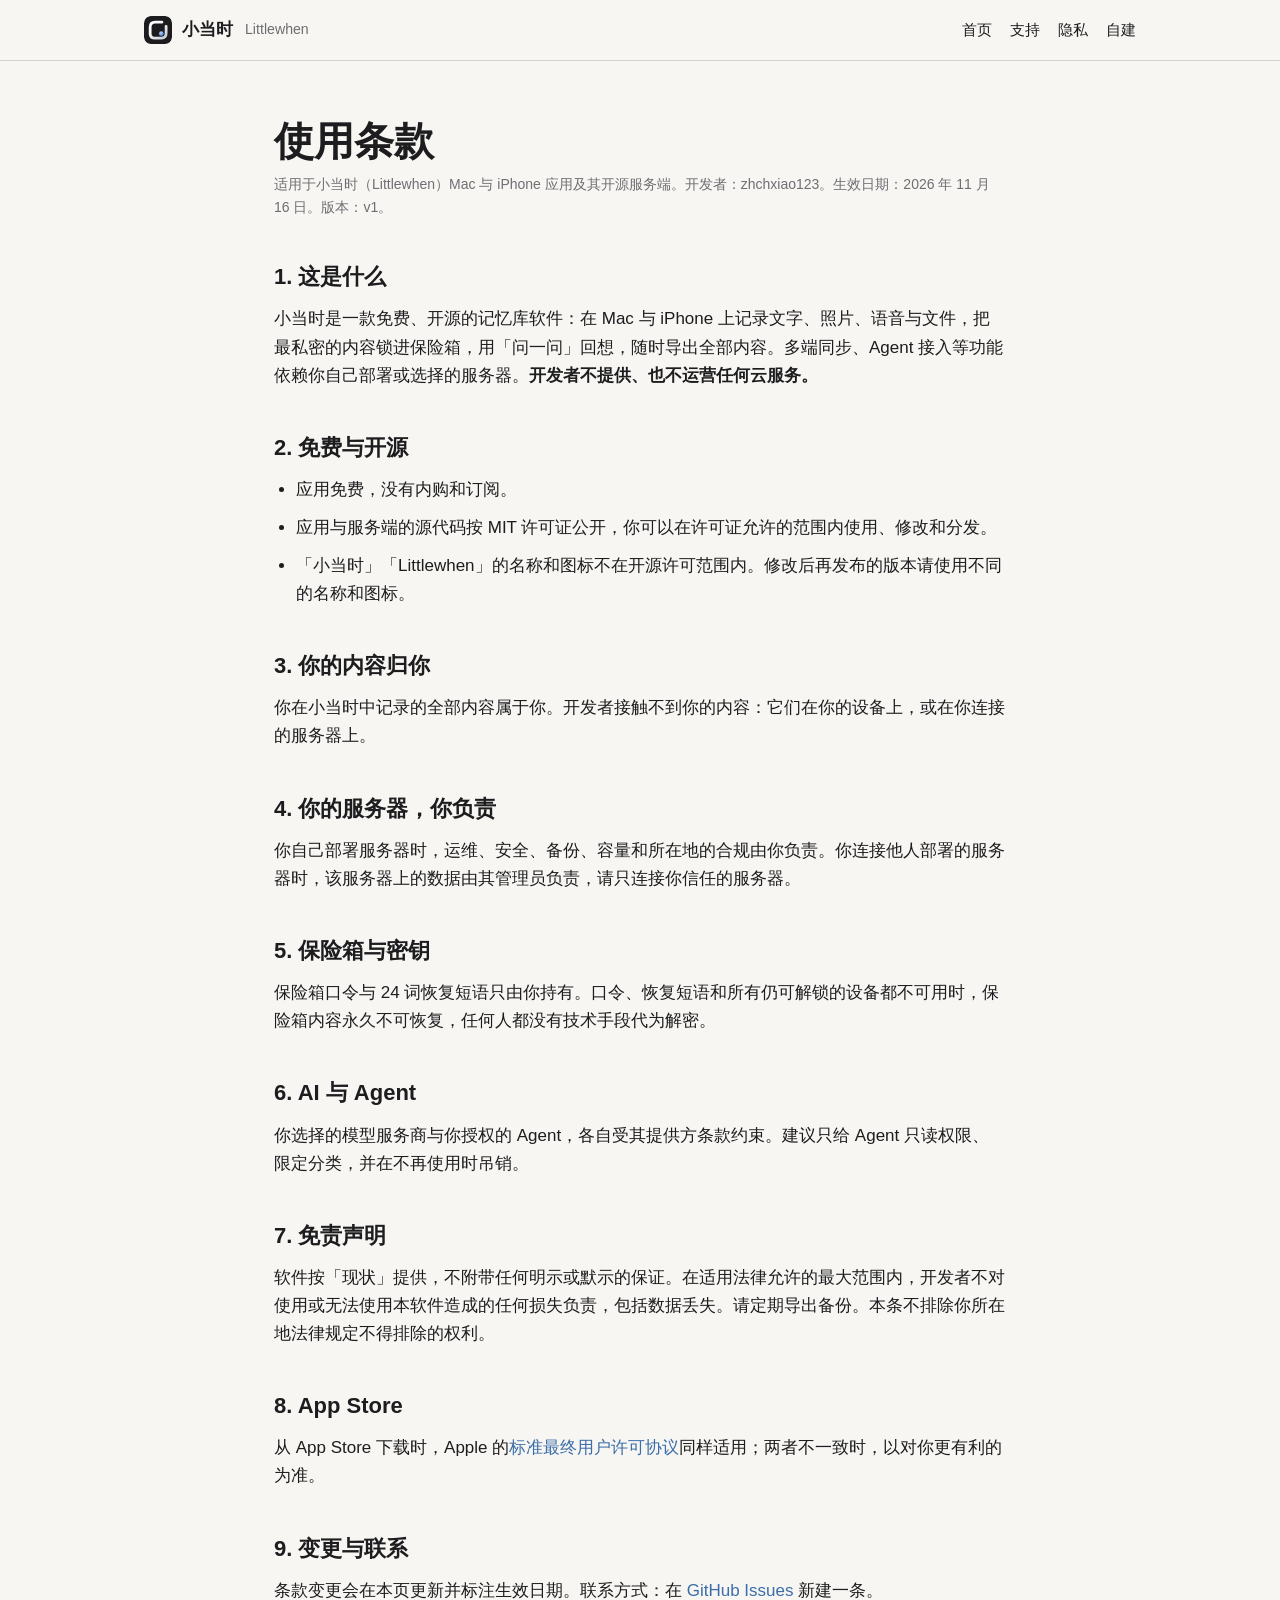
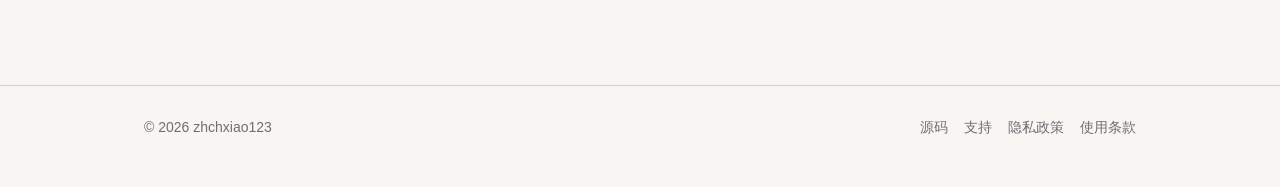
<file: terms.html>
<!doctype html>
<html lang="zh-CN">
<head>
<meta charset="utf-8">
<meta name="viewport" content="width=device-width, initial-scale=1">
<title>使用条款 · 小当时 Littlewhen</title>
<meta name="description" content="小当时应用与开源服务端的使用条款。">
<link rel="icon" href="assets/littlewhen-favicon.svg" type="image/svg+xml">
<link rel="apple-touch-icon" href="assets/littlewhen-icon-180.png">
<meta property="og:title" content="小当时 Littlewhen">
<meta property="og:image" content="https://zhchxiao123.github.io/littlewhen/assets/littlewhen-og.png">
<meta name="twitter:card" content="summary_large_image">
<link rel="stylesheet" href="style.css">
</head>
<body>
<header class="top">
  <div class="wrap">
    <a class="brand" href="index.html"><img src="assets/littlewhen-favicon.svg" alt="">小当时<small>Littlewhen</small></a>
    <nav><a href="index.html">首页</a><a href="support.html">支持</a><a href="privacy.html" class="optional">隐私</a><a href="index.html#selfhost" class="optional">自建</a></nav>
  </div>
</header>

<main class="doc">
  <div class="wrap">
    <h1>使用条款</h1>
    <p class="meta">适用于小当时（Littlewhen）Mac 与 iPhone 应用及其开源服务端。开发者：zhchxiao123。生效日期：2026 年 11 月 16 日。版本：v1。</p>

    <h2>1. 这是什么</h2>
    <p>小当时是一款免费、开源的记忆库软件：在 Mac 与 iPhone 上记录文字、照片、语音与文件，把最私密的内容锁进保险箱，用「问一问」回想，随时导出全部内容。多端同步、Agent 接入等功能依赖你自己部署或选择的服务器。<b>开发者不提供、也不运营任何云服务。</b></p>

    <h2>2. 免费与开源</h2>
    <ul>
      <li>应用免费，没有内购和订阅。</li>
      <li>应用与服务端的源代码按 MIT 许可证公开，你可以在许可证允许的范围内使用、修改和分发。</li>
      <li>「小当时」「Littlewhen」的名称和图标不在开源许可范围内。修改后再发布的版本请使用不同的名称和图标。</li>
    </ul>

    <h2>3. 你的内容归你</h2>
    <p>你在小当时中记录的全部内容属于你。开发者接触不到你的内容：它们在你的设备上，或在你连接的服务器上。</p>

    <h2>4. 你的服务器，你负责</h2>
    <p>你自己部署服务器时，运维、安全、备份、容量和所在地的合规由你负责。你连接他人部署的服务器时，该服务器上的数据由其管理员负责，请只连接你信任的服务器。</p>

    <h2>5. 保险箱与密钥</h2>
    <p>保险箱口令与 24 词恢复短语只由你持有。口令、恢复短语和所有仍可解锁的设备都不可用时，保险箱内容永久不可恢复，任何人都没有技术手段代为解密。</p>

    <h2>6. AI 与 Agent</h2>
    <p>你选择的模型服务商与你授权的 Agent，各自受其提供方条款约束。建议只给 Agent 只读权限、限定分类，并在不再使用时吊销。</p>

    <h2>7. 免责声明</h2>
    <p>软件按「现状」提供，不附带任何明示或默示的保证。在适用法律允许的最大范围内，开发者不对使用或无法使用本软件造成的任何损失负责，包括数据丢失。请定期导出备份。本条不排除你所在地法律规定不得排除的权利。</p>

    <h2>8. App Store</h2>
    <p>从 App Store 下载时，Apple 的<a href="https://www.apple.com/legal/internet-services/itunes/dev/stdeula/">标准最终用户许可协议</a>同样适用；两者不一致时，以对你更有利的为准。</p>

    <h2>9. 变更与联系</h2>
    <p>条款变更会在本页更新并标注生效日期。联系方式：在 <a href="https://github.com/zhchxiao123/littlewhen/issues">GitHub Issues</a> 新建一条。</p>
  </div>
</main>

<footer>
  <div class="wrap">
    <span>© 2026 zhchxiao123</span>
    <nav><a href="https://github.com/zhchxiao123/littlewhen">源码</a><a href="support.html">支持</a><a href="privacy.html">隐私政策</a><a href="terms.html">使用条款</a></nav>
  </div>
</footer>
</body>
</html>
</file>
<file: style.css>
/* A 墨 palette (apps/reminis/lib/journal_tokens.dart JournalPalette): black,
   white and grey surfaces, ink primary buttons, one restrained accent (石青)
   for links, selection and badges. */
:root {
  --accent: #3b6ea8;
  --accent-soft: #edf2f8;
  --accent-deep: #2c5684;
  --button: #1c1c1e;
  --on-button: #fff;
  --sel-bg: #e9e9ec;
  --amber: #b06d00;
  --amber-soft: #fbf3df;
  --warn: #8a5b12;
  --muted: #6e6e73;
  --line: #d1d1d6;
  --surface: #fff;
  --bg: #f7f6f3;
  --danger: #d23b2f;
  --ink: #1d1d1f;
  --measure: 72ch;
}
@media (prefers-color-scheme: dark) {
  :root {
    --bg: #141413; --surface: #1c1c1e; --line: #3a3a3c; --ink: #f2f2f7; --muted: #98989d;
    --accent: #8ab4f0; --accent-deep: #a9c8f5; --accent-soft: #1c2a3d;
    --button: #f2f2f7; --on-button: #111; --sel-bg: #2c2c2e;
    --amber: #e3b25a; --amber-soft: #2e2510; --warn: #e3b25a; --danger: #ff6b5e;
  }
}
* { box-sizing: border-box; margin: 0; padding: 0; }
html { scroll-behavior: smooth; }
body {
  font-family: -apple-system, "PingFang SC", "Noto Sans CJK SC", "Hiragino Sans GB", sans-serif;
  background: var(--bg); color: var(--ink); line-height: 1.65; font-size: 17px;
  -webkit-font-smoothing: antialiased;
}
a { color: var(--accent); text-decoration: none; }
a:hover { text-decoration: underline; }
img { max-width: 100%; display: block; }
.wrap { max-width: 1040px; margin: 0 auto; padding: 0 24px; }

/* Header */
.top { position: sticky; top: 0; background: color-mix(in srgb, var(--bg) 88%, transparent); backdrop-filter: blur(12px); border-bottom: .5px solid var(--line); z-index: 10; }
.top .wrap { display: flex; align-items: center; gap: 18px; height: 60px; }
.brand { display: flex; align-items: center; gap: 10px; font-weight: 600; color: var(--ink); }
.brand img { width: 28px; height: 28px; border-radius: 7px; }
.brand small { color: var(--muted); font-weight: 400; margin-left: 2px; }
.top nav { margin-left: auto; display: flex; gap: 18px; font-size: 15px; }
.top nav a { color: var(--ink); }
@media (max-width: 640px) {
  .top nav a.optional, .top .brand small { display: none; }
}

/* Hero */
.hero { padding: 88px 0 56px; }
.hero-identity { display: flex; align-items: center; gap: 18px; margin-bottom: 28px; }
.hero-identity img { width: 88px; height: 88px; border-radius: 20px; }
.hero-identity strong { display: block; font-size: 30px; line-height: 1.25; font-weight: 600; }
.hero-identity span { display: block; margin-top: 3px; color: var(--muted); font-size: 20px; }
.hero h1 { font-size: clamp(34px, 6vw, 58px); line-height: 1.12; letter-spacing: -.01em; font-weight: 700; text-wrap: balance; }
.hero h1 em { font-style: normal; color: var(--accent); }
.hero .lede { font-size: clamp(18px, 2.4vw, 22px); color: var(--muted); max-width: var(--measure); margin-top: 18px; }
.hero .four { display: flex; flex-wrap: wrap; gap: 10px; margin-top: 26px; }
.hero .four a { background: var(--surface); border: .5px solid var(--line); border-radius: 999px; padding: 8px 16px; color: var(--ink); font-weight: 500; }
.hero .four a b { color: var(--accent); margin-right: 6px; }
.cta { display: flex; flex-wrap: wrap; gap: 12px; margin-top: 30px; align-items: center; }
.btn { display: inline-flex; align-items: center; gap: 8px; border-radius: 12px; padding: 12px 20px; font-weight: 600; border: 1px solid var(--line); }
.btn.primary { background: var(--button); border-color: var(--button); color: var(--on-button); }
.btn.primary:hover { opacity: .86; text-decoration: none; }
.btn.quiet { color: var(--accent); background: transparent; }
.placeholder { font-size: 13px; color: var(--muted); border: 1px dashed var(--amber); background: var(--amber-soft); border-radius: 8px; padding: 4px 10px; }

/* Screens */
.screen { padding: 72px 0; border-top: .5px solid var(--line); }
.screen .wrap { display: grid; grid-template-columns: 1.1fr .9fr; gap: 48px; align-items: center; }
.screen.flip .wrap { grid-template-columns: .9fr 1.1fr; }
.screen.flip .copy { order: 2; }
@media (max-width: 820px) { .screen .wrap, .screen.flip .wrap { grid-template-columns: 1fr; } .screen.flip .copy { order: 0; } }
.kicker { color: var(--accent); font-weight: 700; font-size: 15px; letter-spacing: .08em; }
.kicker b { font-size: 34px; letter-spacing: 0; margin-right: 10px; vertical-align: -3px; }
.screen h2 { font-size: clamp(26px, 3.6vw, 36px); line-height: 1.2; margin-top: 10px; }
.screen p { color: var(--muted); margin-top: 14px; max-width: var(--measure); }
.screen ul { margin-top: 14px; padding-left: 0; list-style: none; }
.screen li { padding: 8px 0 8px 26px; position: relative; }
.screen li::before { content: ""; position: absolute; left: 4px; top: 17px; width: 9px; height: 9px; border-radius: 50%; background: var(--muted); }
.boundary { margin-top: 18px; font-size: 14px; color: var(--muted); border-left: 3px solid var(--line); padding: 6px 12px; background: var(--sel-bg); border-radius: 0 8px 8px 0; }

/* Device frame placeholder for product shots */
.shot { background: var(--surface); border: .5px solid var(--line); border-radius: 26px; padding: 14px; box-shadow: 0 20px 50px rgba(0, 0, 0, .08); }
.shot .bar { height: 10px; width: 80px; border-radius: 5px; background: var(--line); margin: 4px auto 14px; }
.shot .card { border: .5px solid var(--line); border-radius: 14px; padding: 12px 14px; margin-top: 10px; font-size: 14px; background: var(--bg); }
.shot .tag { display: inline-block; font-size: 11px; font-weight: 700; padding: 2px 8px; border-radius: 999px; background: var(--accent-soft); color: var(--accent-deep); margin-right: 6px; }
.shot .tag.amber { background: var(--amber-soft); color: var(--warn); }
.shot .src { color: var(--muted); font-size: 12px; margin-top: 6px; }
.shot .note { text-align: center; color: var(--muted); font-size: 12px; margin-top: 12px; }

/* Plans */
.plans { padding: 72px 0; border-top: .5px solid var(--line); }
.plans h2, .download h2, .selfhost h2 { font-size: clamp(26px, 3.6vw, 36px); }
.plans .intro { color: var(--muted); margin-top: 10px; max-width: var(--measure); }
.tiers { display: grid; grid-template-columns: repeat(3, 1fr); gap: 16px; margin-top: 28px; }
@media (max-width: 820px) { .tiers { grid-template-columns: 1fr; } }
.tier { background: var(--surface); border: .5px solid var(--line); border-radius: 18px; padding: 22px; }
.tier h3 { font-size: 20px; }
.tier .how { color: var(--accent); font-weight: 600; margin-top: 4px; font-size: 15px; }
.tier p { color: var(--muted); margin-top: 12px; font-size: 15px; }
.tier ul { margin-top: 10px; padding-left: 18px; font-size: 15px; }
.tier li { margin-top: 4px; }
.fineprint { font-size: 14px; color: var(--muted); margin-top: 18px; }

/* Download + self-host */
.download, .selfhost { padding: 64px 0; border-top: .5px solid var(--line); }
.stores { display: flex; flex-wrap: wrap; gap: 14px; margin-top: 22px; }
.store { background: var(--surface); border: .5px solid var(--line); border-radius: 14px; padding: 16px 18px; min-width: 240px; flex: 1; }
.store b { display: block; }
.store span { color: var(--muted); font-size: 14px; }
code, pre { font-family: ui-monospace, SFMono-Regular, Menlo, monospace; font-size: 14px; }
pre { background: var(--surface); border: .5px solid var(--line); border-radius: 10px; padding: 12px 14px; overflow: auto; margin-top: 12px; }

/* Documents (privacy / terms / support) */
.doc { padding: 56px 0 80px; }
.doc .wrap { max-width: 780px; }
.doc h1 { font-size: clamp(30px, 4.5vw, 40px); line-height: 1.2; }
.doc h2 { font-size: 22px; margin-top: 40px; }
.doc h3 { font-size: 17px; margin-top: 22px; }
.doc p, .doc li { margin-top: 10px; }
.doc ul, .doc ol { padding-left: 22px; }
.doc .meta { color: var(--muted); font-size: 14px; margin-top: 8px; }
.doc table { border-collapse: collapse; width: 100%; margin-top: 14px; font-size: 15px; }
.doc th, .doc td { text-align: left; border-bottom: .5px solid var(--line); padding: 8px 6px; vertical-align: top; }
.doc th { color: var(--muted); font-weight: 600; }
.review { background: var(--amber-soft); border: 1px solid var(--amber); color: #5a420c; border-radius: 12px; padding: 12px 16px; margin-top: 20px; font-size: 15px; }
@media (prefers-color-scheme: dark) { .review { color: #f1d9a3; } }
.fill { background: var(--amber-soft); border-bottom: 1px dashed var(--amber); padding: 0 3px; }
details { border: .5px solid var(--line); border-radius: 12px; background: var(--surface); padding: 12px 16px; margin-top: 10px; }
summary { cursor: pointer; font-weight: 600; }
details p { color: var(--muted); }

footer { border-top: .5px solid var(--line); padding: 30px 0 48px; color: var(--muted); font-size: 14px; }
footer .wrap { display: flex; flex-wrap: wrap; gap: 14px 22px; align-items: center; }
footer nav { display: flex; flex-wrap: wrap; gap: 16px; margin-left: auto; }
footer a { color: var(--muted); }
</file>
